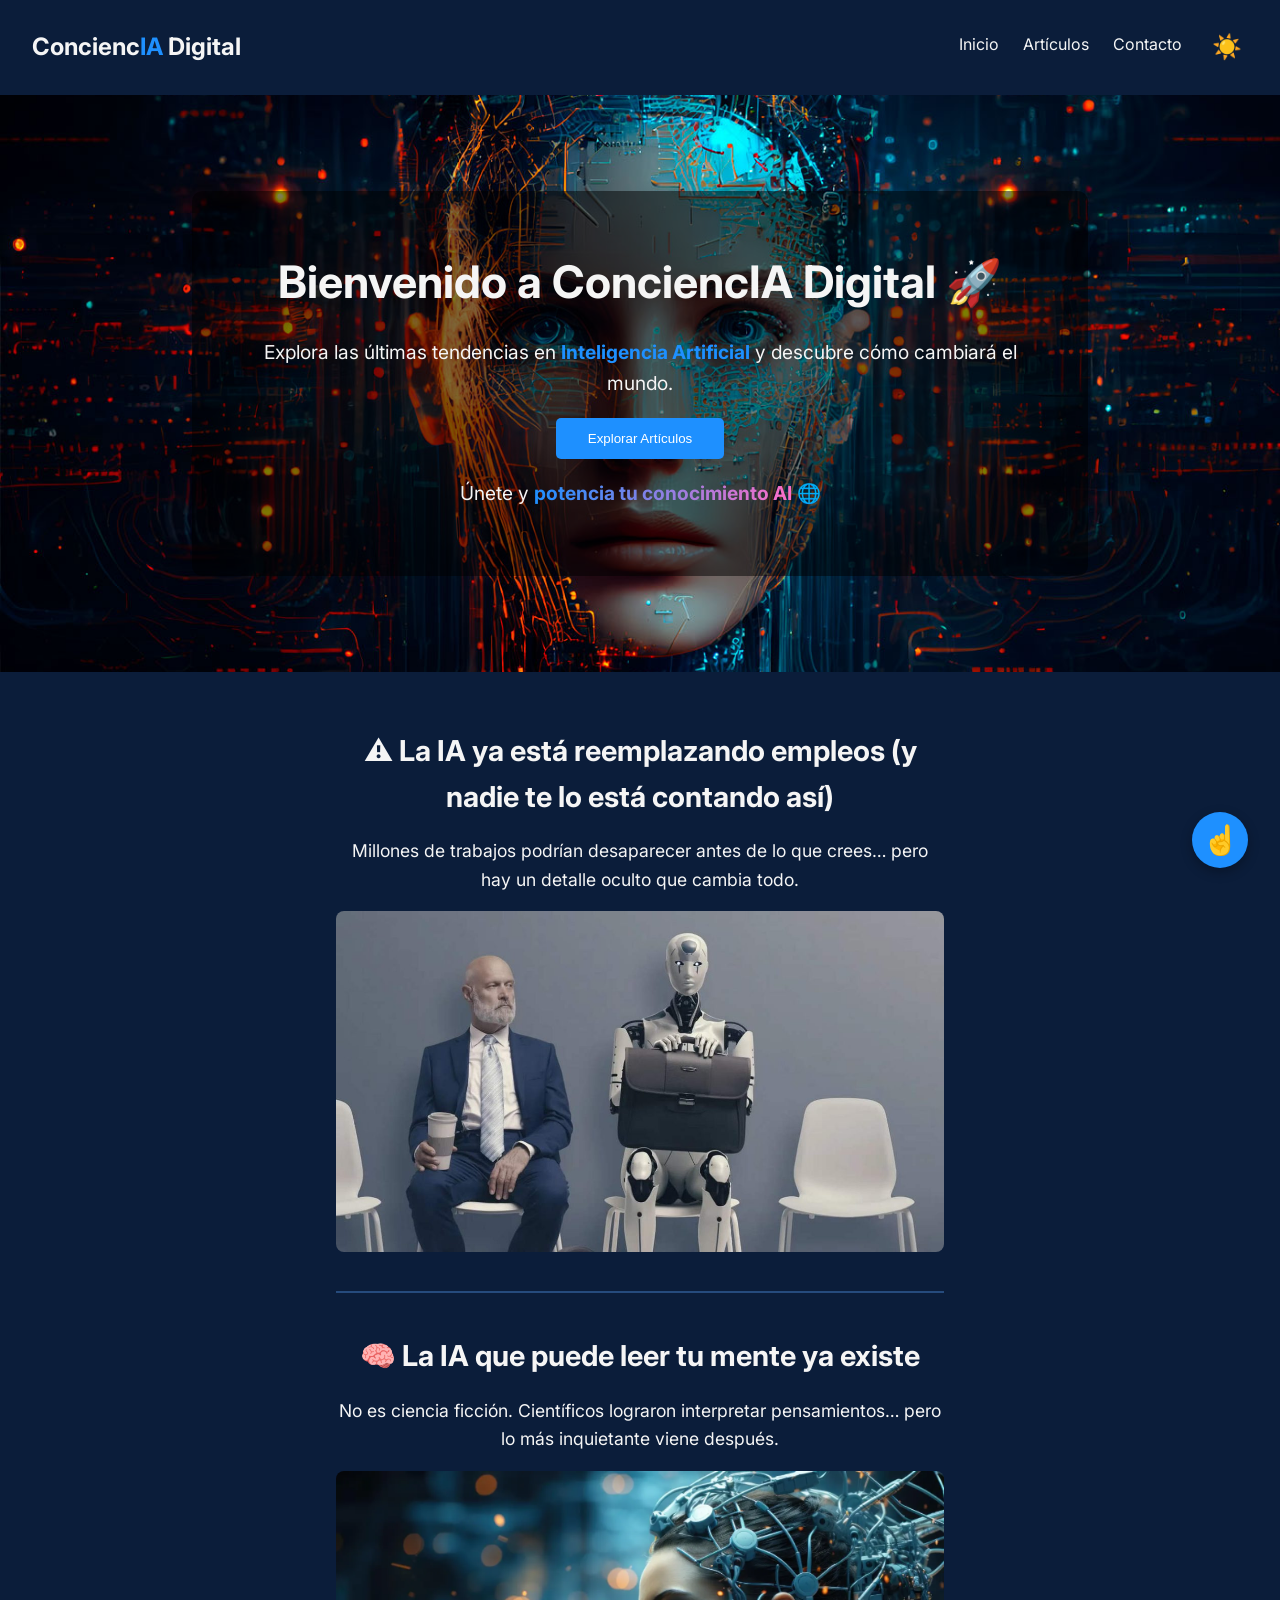
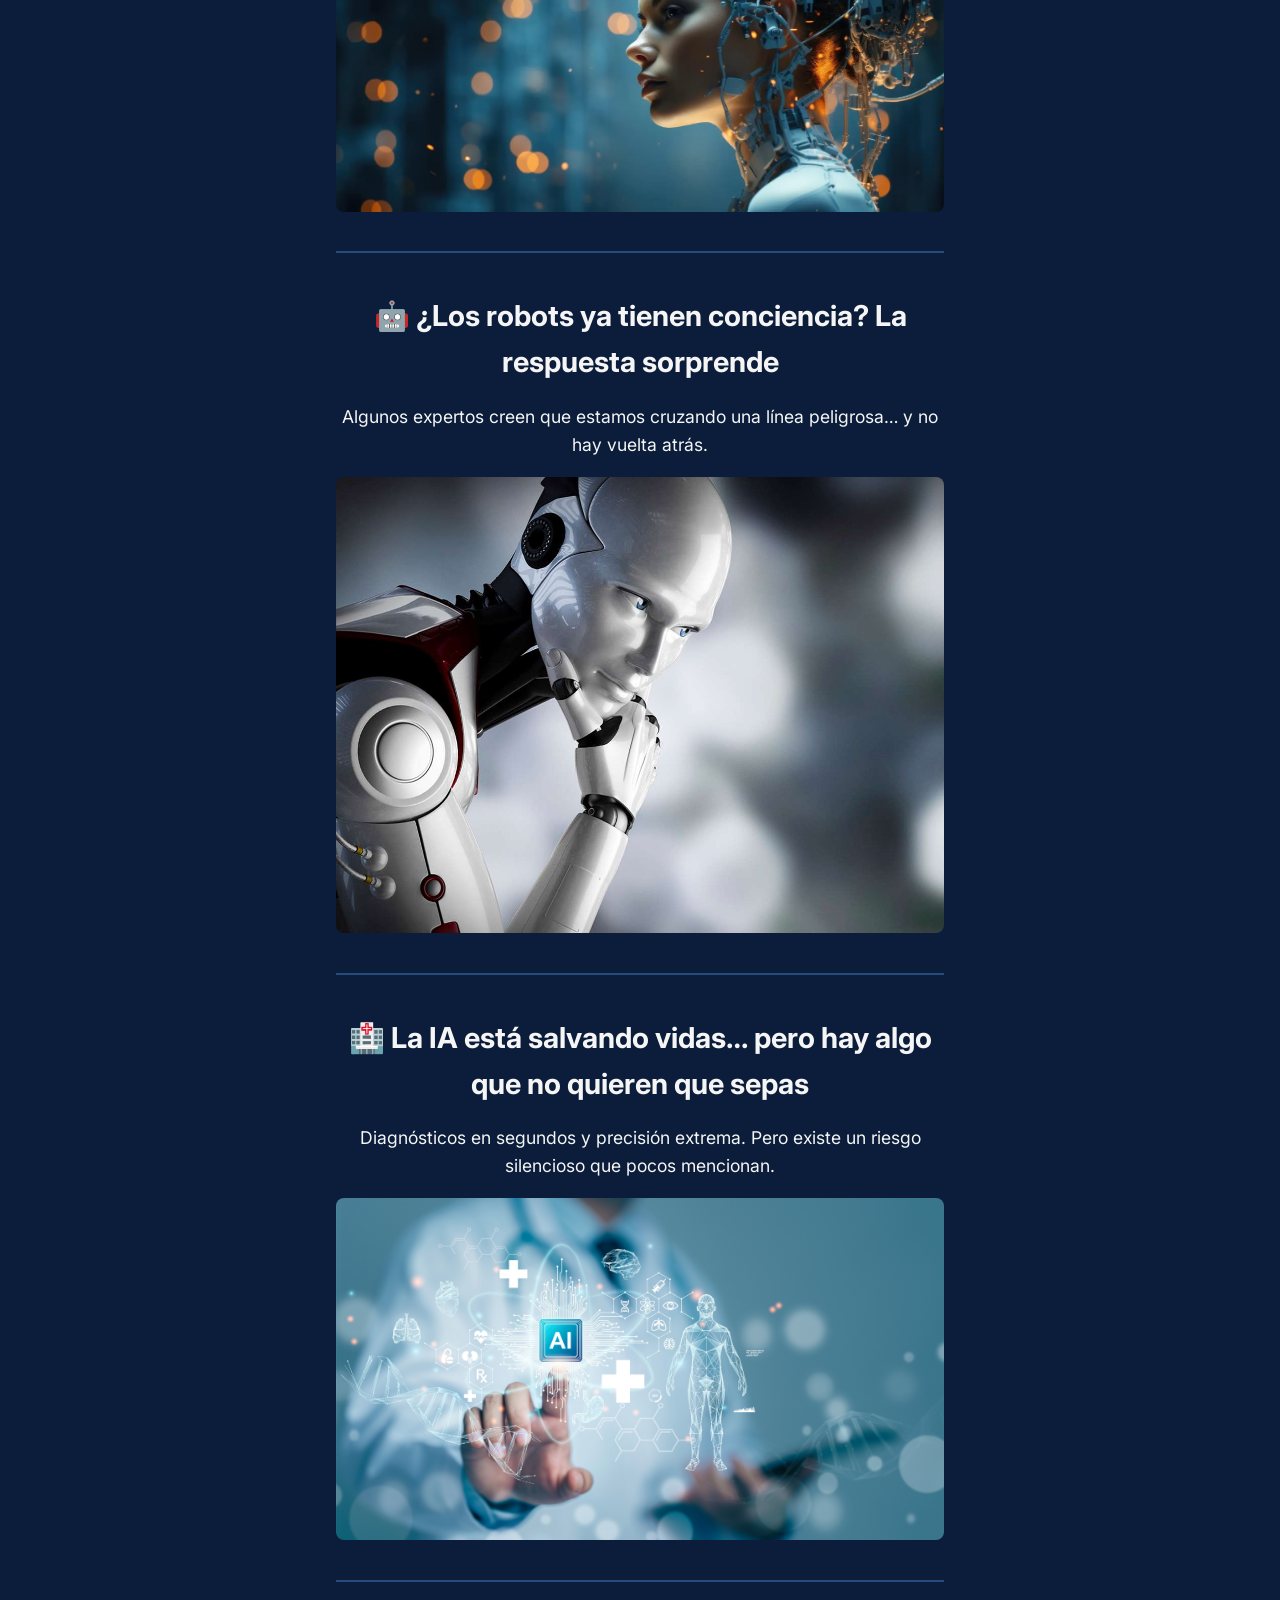
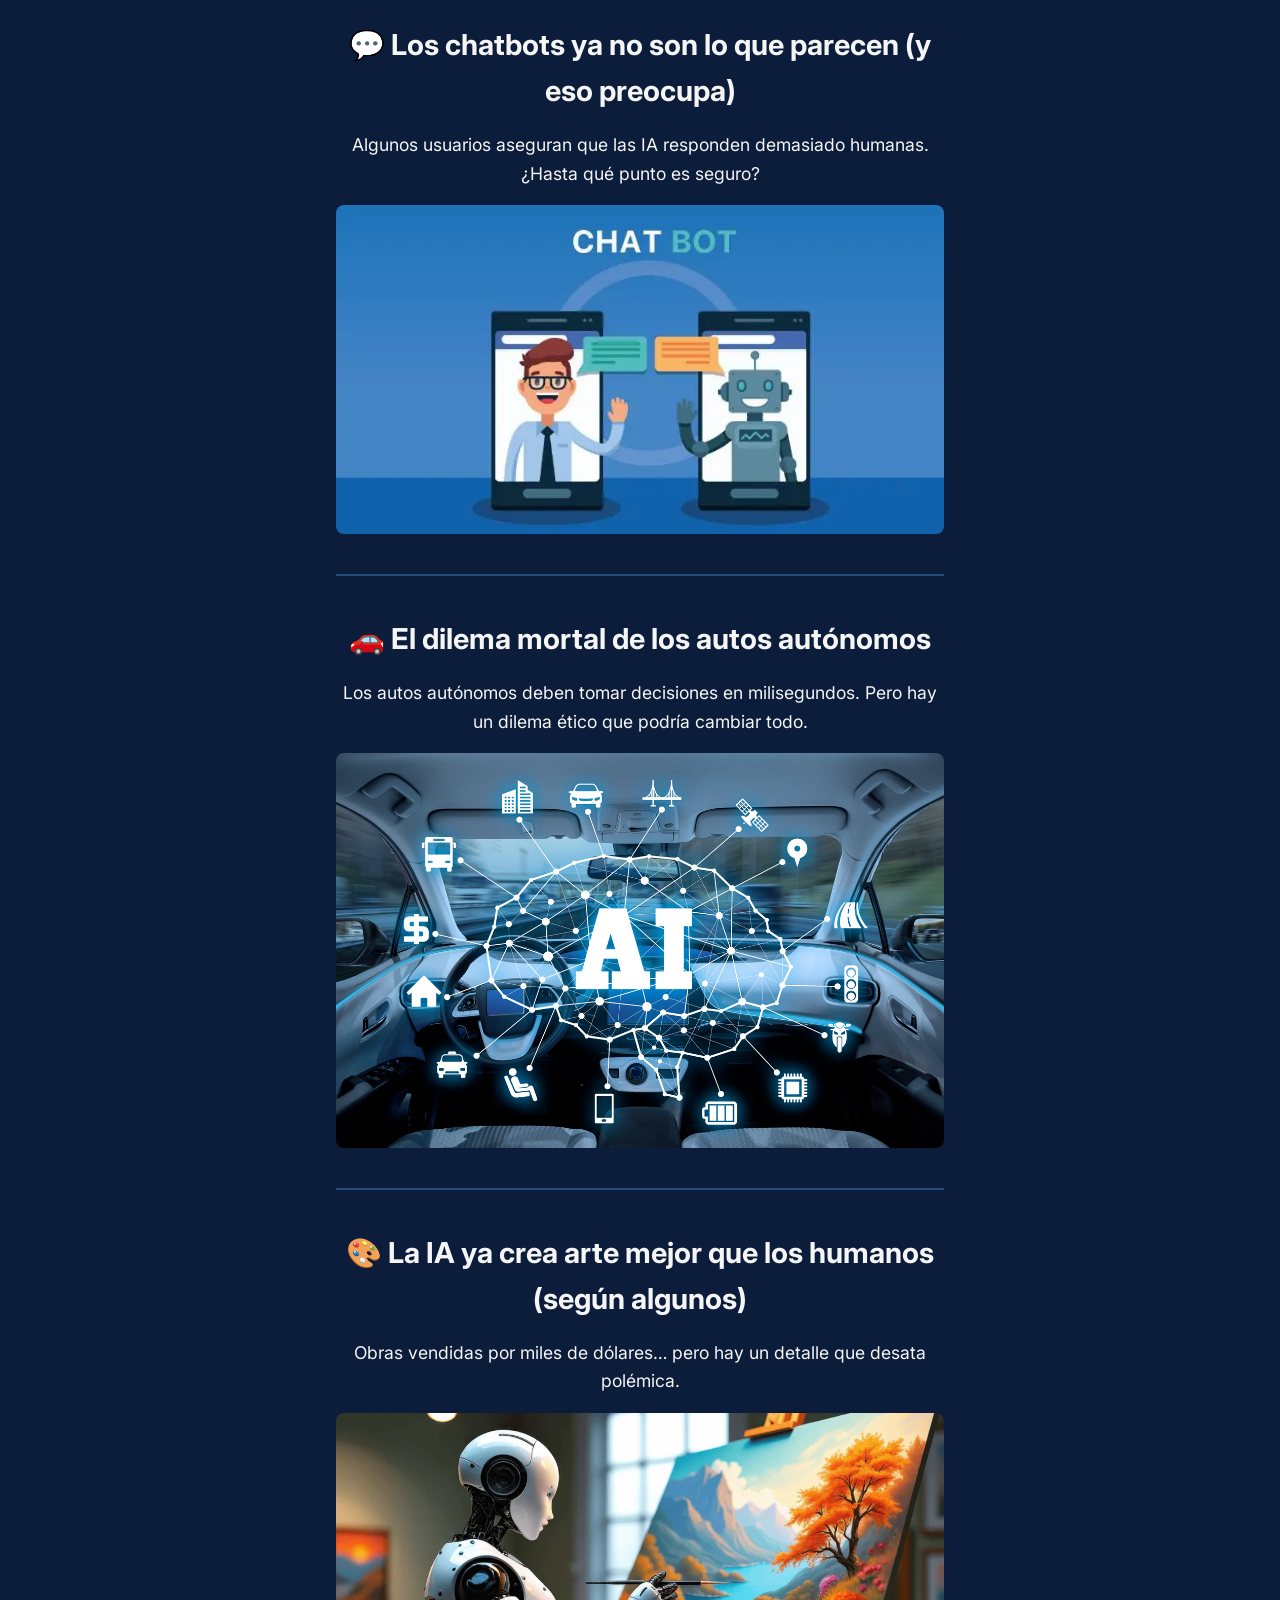
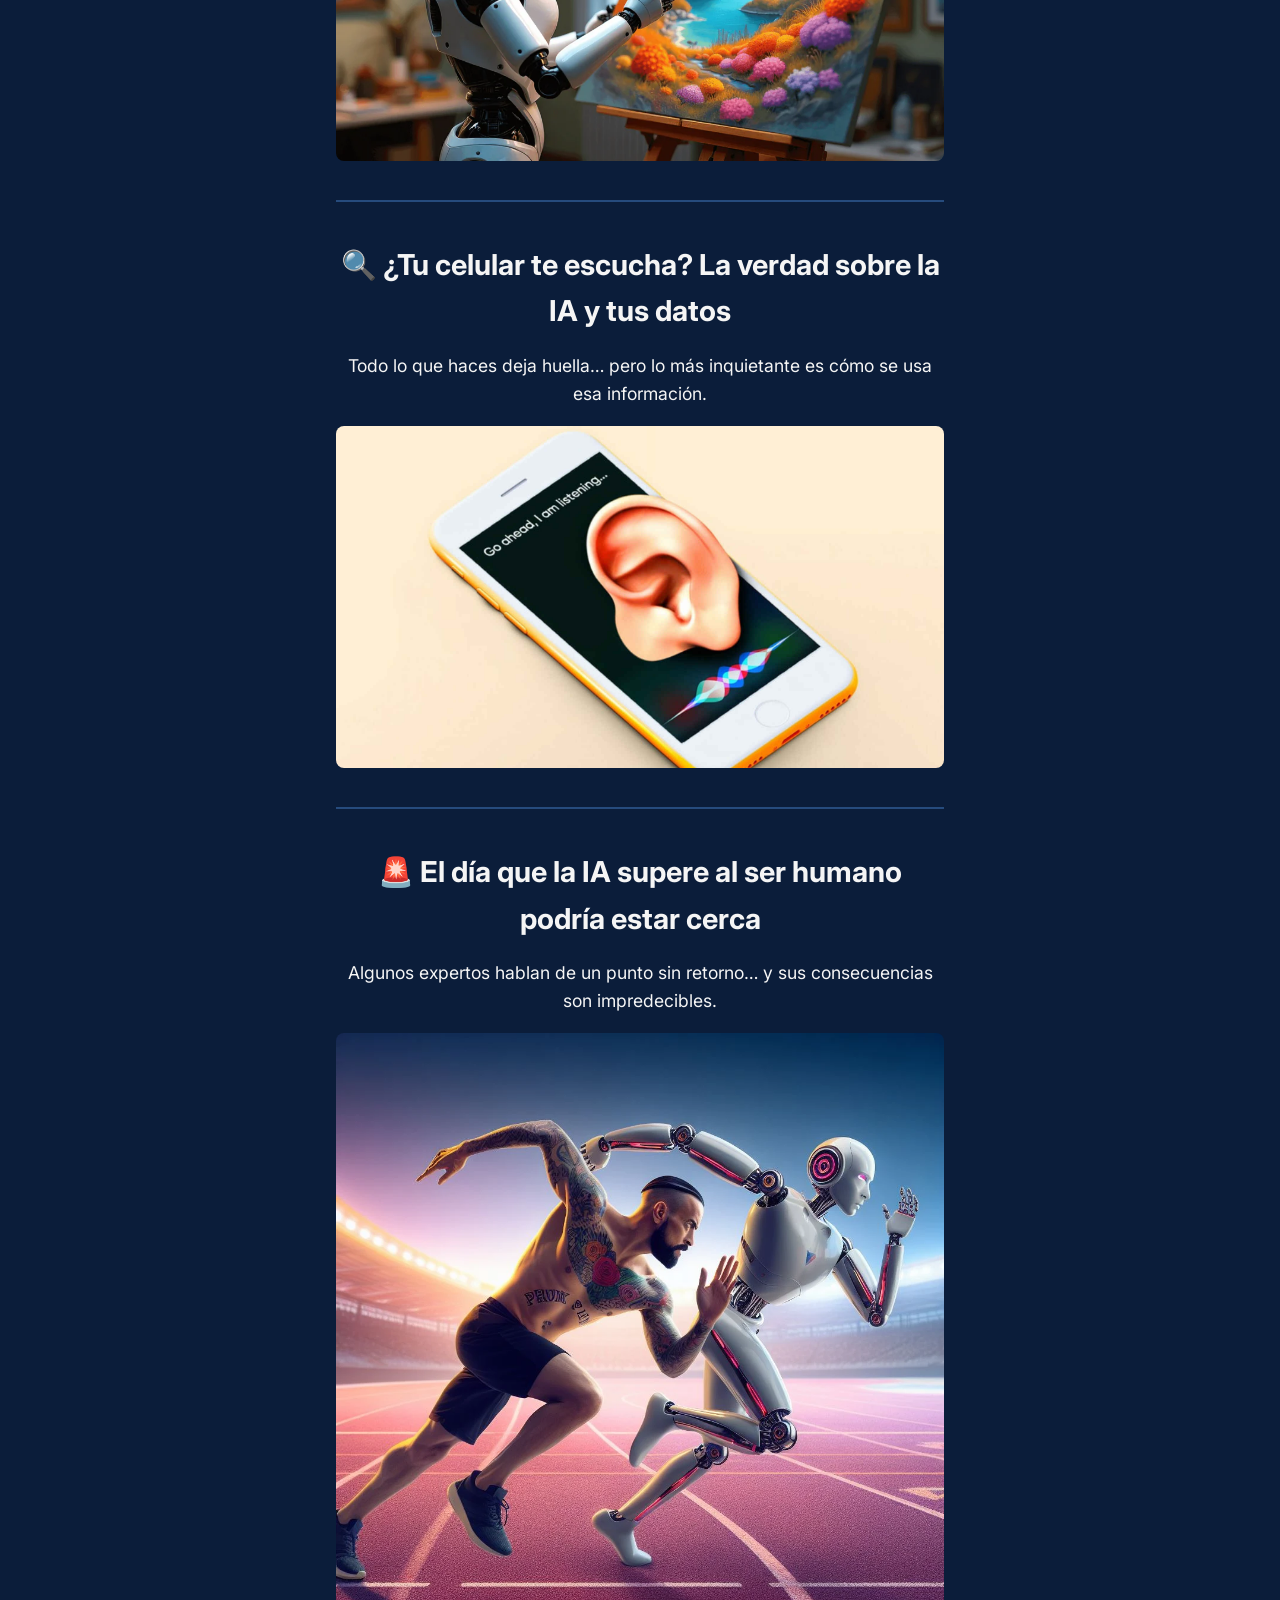
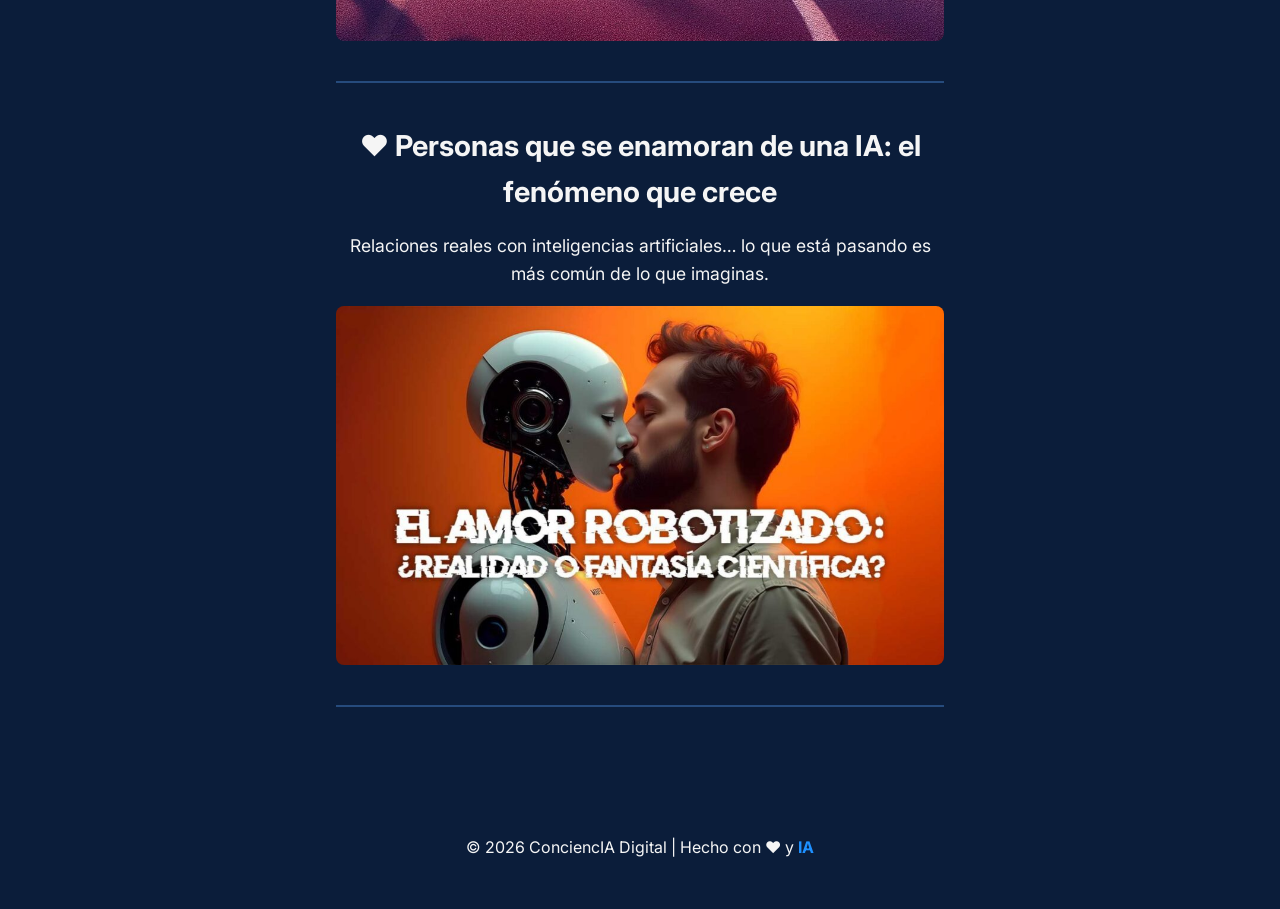
<file: index.html>
<!DOCTYPE html>
<html lang="es">
<head>
  <meta charset="UTF-8">
  <meta name="viewport" content="width=device-width, initial-scale=1.0">
  <title>ConciencIA Digital</title>
  <link rel="stylesheet" href="style.css">
  <link href="https://fonts.googleapis.com/css2?family=Inter:wght@400;700&display=swap" rel="stylesheet">
</head>

<body class="dark-theme">

  <!-- NAVBAR -->
  <header>
    <nav class="navbar">
      <div class="logo">Concienc<span>IA</span> Digital</div>

      <input type="checkbox" id="menu-toggle">

      <label for="menu-toggle" class="hamburger">
        &#9776;
      </label>

      <ul class="nav-links">
        <li><a href="#">Inicio</a></li>
        <li><a href="#">Artículos</a></li>
        <li><a href="#">Contacto</a></li>
        <li>
          <button id="theme-toggle" class="theme-btn">☀️</button>
        </li>
      </ul>
    </nav>
  </header>

  <!-- CALL TO ACTION -->
  <section class="cta" style="background-image: url('img/banner.jpg');">
    <div class="cta-content">
      <h1>Bienvenido a ConciencIA Digital 🚀</h1>

      <p>
        Explora las últimas tendencias en
        <span class="highlight">Inteligencia Artificial</span>
        y descubre cómo cambiará el mundo.
      </p>

      <button>Explorar Artículos</button>

      <p class="remark">
        Únete y
        <span class="gradient-text">potencia tu conocimiento AI</span>
        🌐
      </p>
    </div>
  </section>

  <!-- ARTÍCULOS -->
  <main>
    <section class="articles" id="articles-container">
      <!-- Se cargan dinámicamente -->
    </section>
  </main>

  <!-- FOOTER -->
  <footer>
    <p>© 2026 ConciencIA Digital | Hecho con ❤️ y <span>IA</span></p>
  </footer>

  <!-- CARGA DINÁMICA -->
  <script>
    async function cargarArticulos() {
      try {

        const response = await fetch('./articulos.json');

        if (!response.ok) {
          throw new Error(
            `Error HTTP: ${response.status}`
          );
        }

        const articulos = await response.json();

        const container =
          document.getElementById('articles-container');

        container.innerHTML = articulos.map(articulo => `
          <article>
            <h2>
              <a href="${articulo.url}">
                ${articulo.titulo}
              </a>
            </h2>

            <p>${articulo.descripcion}</p>

            <img
              src="${articulo.imagen}"
              alt="${articulo.alt}"
              loading="lazy"
            >
          </article>

          <hr>
        `).join('');

      } catch (error) {
        console.error(
          'Error cargando artículos:',
          error
        );

        document.getElementById('articles-container').innerHTML = `
          <p style="color:red">
            Error al cargar los artículos.
          </p>
        `;
      }
    }

    document.addEventListener(
      'DOMContentLoaded',
      cargarArticulos
    );
  </script>

  <!-- DARK/LIGHT -->
  <script>
    const themeToggle =
      document.getElementById('theme-toggle');

    const body = document.body;

    themeToggle.addEventListener('click', () => {

      body.classList.toggle('dark-theme');
      body.classList.toggle('light-theme');

      themeToggle.textContent =
        body.classList.contains('dark-theme')
          ? '☀️'
          : '🌙';
    });
  </script>

  <!-- BOTÓN SUBIR -->
  <a href="#" class="subir" aria-label="Subir al inicio">
    <span>☝️</span>
  </a>

</body>
</html>
</file>
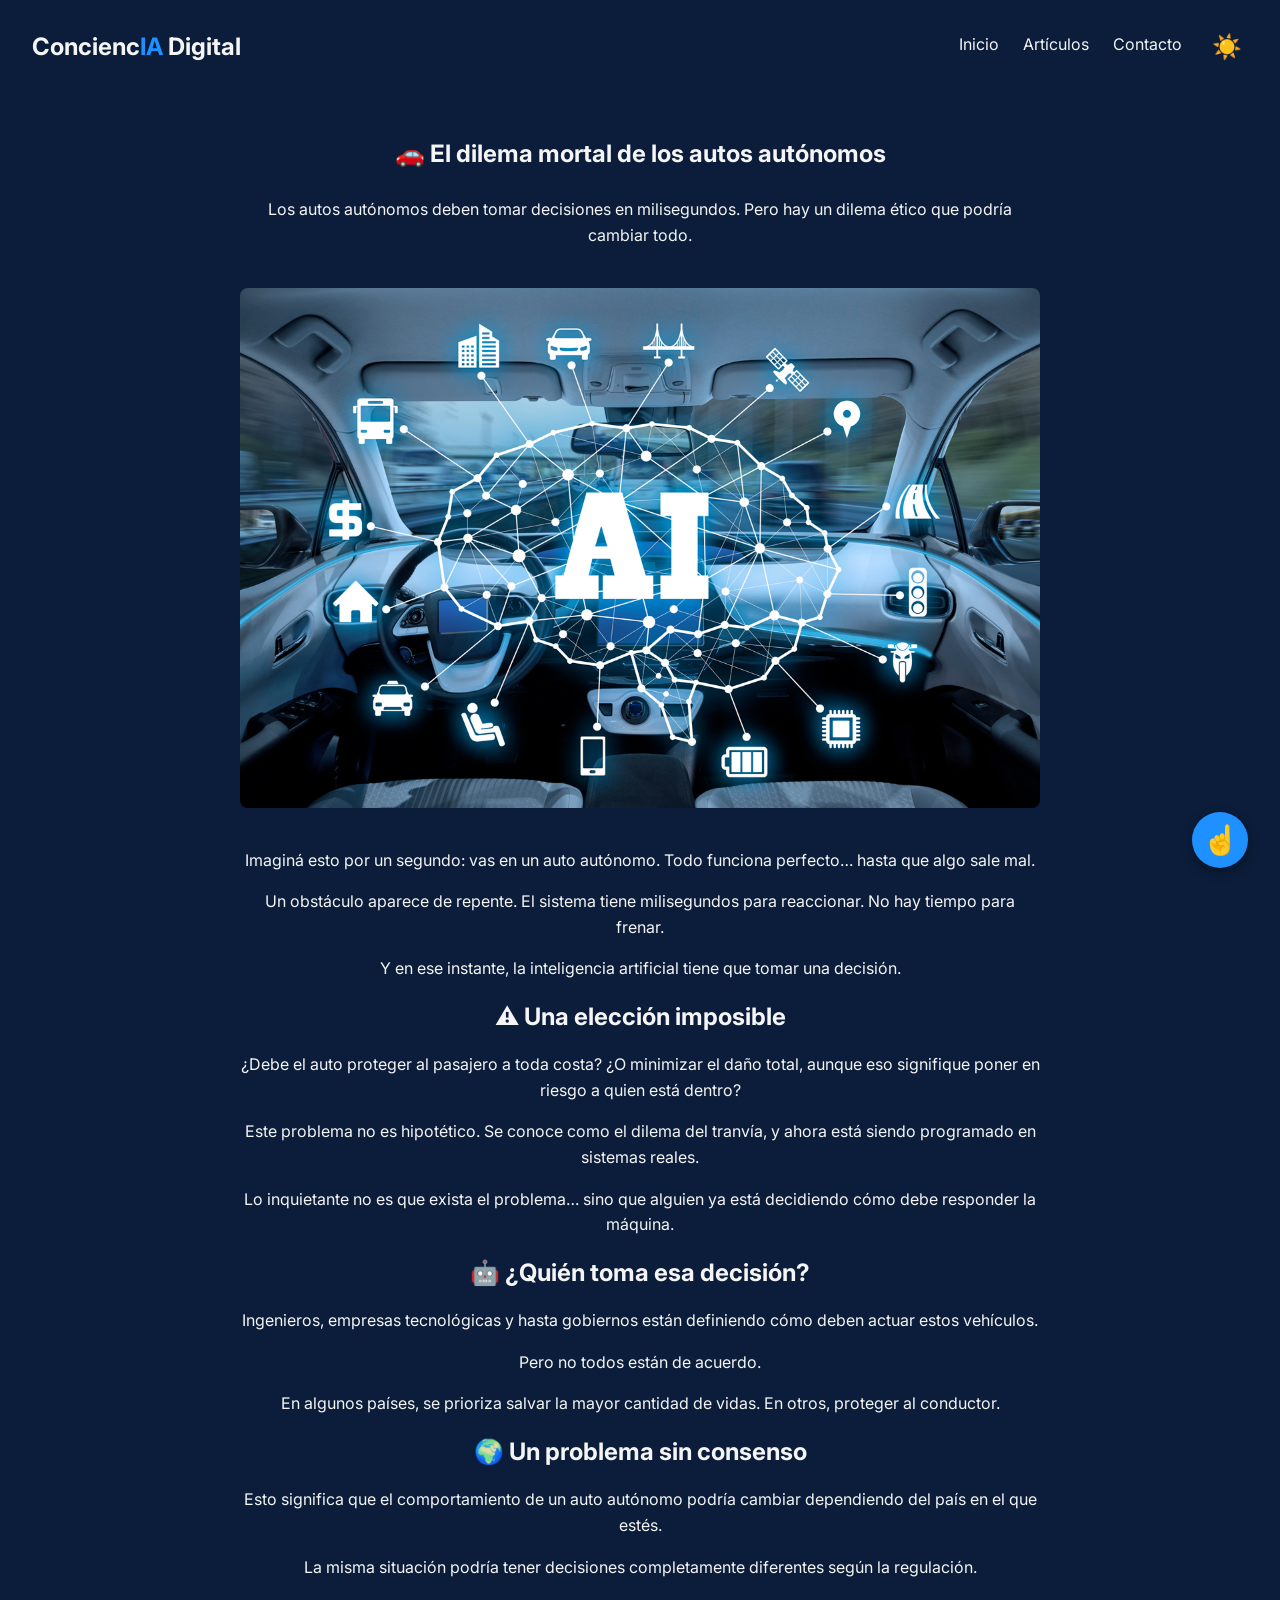
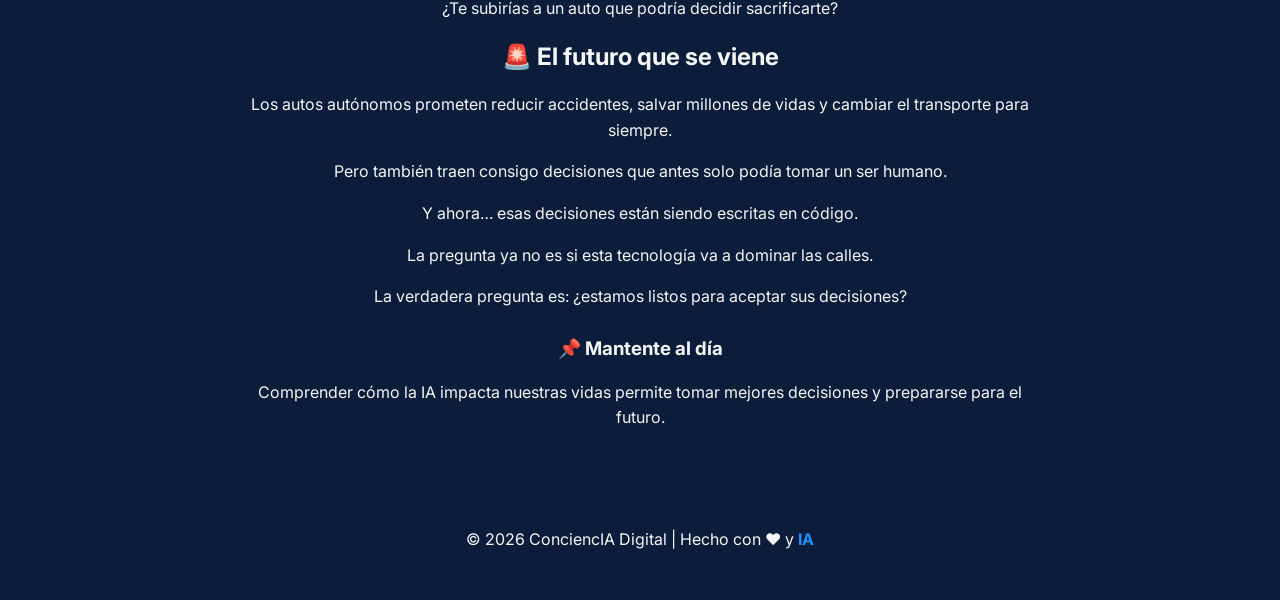
<file: pages/autos-autonomos-decision.html>
<!DOCTYPE html>
<html lang="es">
<head>
  <meta charset="UTF-8">
  <meta name="viewport" content="width=device-width, initial-scale=1.0">

  <title>La IA ya está reemplazando empleos | ConciencIA Digital</title>
  <meta name="description" content="Millones de trabajos podrían desaparecer antes de lo que crees… pero hay un detalle oculto que cambia todo.">

  <link rel="stylesheet" href="../style.css">
  <link href="https://fonts.googleapis.com/css2?family=Inter:wght@400;700&display=swap" rel="stylesheet">
</head>
<body class="dark-theme">

  <!-- NAVBAR -->
  <header>
    <nav class="navbar">
      <div class="logo">Concienc<span>IA</span> Digital</div>

      <input type="checkbox" id="menu-toggle">
      <label for="menu-toggle" class="hamburger">&#9776;</label>

      <ul class="nav-links">
        <li><a href="../index.html">Inicio</a></li>
        <li><a href="../index.html#articulos">Artículos</a></li>
        <li><a href="#">Contacto</a></li>
        <li>
          <button id="theme-toggle" class="theme-btn">☀️</button>
        </li>
      </ul>
    </nav>
  </header>

  <!-- ARTÍCULO -->
  <main class="article-page">
    <section class="article-container">

      <h1 id="titulo"></h1>

      <p id="descripcion" class="subtitle"></p>

      <img id="imagen" src="" alt="">

      <div id="contenido" class="article-content"></div>

      <section class="article-cta">
        <h3>📌 Mantente al día</h3>
        <p>
          Comprender cómo la IA impacta nuestras vidas permite tomar
          mejores decisiones y prepararse para el futuro.
        </p>
      </section>

    </section>
  </main>

  <!-- FOOTER -->
  <footer>
    <p>© 2026 ConciencIA Digital | Hecho con ❤️ y <span>IA</span></p>
  </footer>

  <!-- SCRIPT CARGA ARTÍCULO -->
  <script>

  async function cargarArticulo() {

      const params = new URLSearchParams(window.location.search);

      const id = params.get('id') || window.location.pathname.split('/').pop().replace('.html','');

      try {

          const response = await fetch('../articulos.json');

          const articulos = await response.json();

          const articulo = articulos.find(a => a.id === id);

          if(!articulo){
              document.getElementById('contenido').innerHTML =
                  '<h2>Artículo no encontrado</h2>';
              return;
          }

          document.title =
              articulo.titulo + ' | ConciencIA Digital';

          document.querySelector('meta[name="description"]')
              .setAttribute('content', articulo.descripcion);

          document.getElementById('titulo').textContent =
              articulo.titulo;

          document.getElementById('descripcion').textContent =
              articulo.descripcion;

          document.getElementById('imagen').src =
              '../' + articulo.imagen;

          document.getElementById('imagen').alt =
              articulo.alt;

          let html = '';

articulo.contenido.forEach(bloque => {

    if (bloque.tipo === 'p') {
        html += `<p>${bloque.texto}</p>`;
    }

    else if (bloque.tipo === 'h2') {
        html += `<h2>${bloque.texto}</h2>`;
    }

    else if (bloque.tipo === 'destacado') {
        html += `
            <div class="highlight-box">
                <p>${bloque.texto}</p>
            </div>
        `;
    }

});

document.getElementById('contenido').innerHTML = html;

      }
      catch(error){
          console.error(error);

          document.getElementById('contenido').innerHTML =
              '<h2>Error cargando artículo</h2>';
      }

  }

  cargarArticulo();

  </script>

  <!-- DARK / LIGHT -->
  <script>

  const themeToggle = document.getElementById('theme-toggle');
  const body = document.body;

  themeToggle.addEventListener('click', () => {

      body.classList.toggle('dark-theme');
      body.classList.toggle('light-theme');

      themeToggle.textContent =
          body.classList.contains('dark-theme')
          ? '☀️'
          : '🌙';
  });

  </script>

  <!-- SUBIR -->
  <a href="#" class="subir" aria-label="Subir al inicio">
    <span>☝️</span>
  </a>

</body>
</html>
</file>
<file: style.css>
html {
  scroll-behavior: smooth;
}

body {
  font-family: "Inter", sans-serif;
  margin: 0;
  padding: 0;
  background-color: #0b1d3a;
  color: #f5f5f5;
  line-height: 1.6;
  transition: all 0.3s ease-in-out;
}
body.light-theme {
  background-color: #ffffff;
  color: #111111 !important;
}
body.light-theme hr {
  border-color: #cccccc;
}
body.dark-theme {
  background-color: #0b1d3a;
  color: #f5f5f5;
}
body.dark-theme hr {
  border-color: #264b7d;
}

h1, h2, h3 {
  margin: 0.5rem 0;
}

.navbar {
  display: flex;
  justify-content: space-between;
  align-items: center;
  padding: 1rem 2rem;
  position: sticky;
  top: 0;
  z-index: 1000;
}
.navbar .logo {
  font-weight: 700;
  font-size: 1.5rem;
}
.navbar .logo span {
  color: #1e90ff;
}
.navbar .nav-links {
  list-style: none;
  display: flex;
  gap: 1.5rem;
}
.navbar .nav-links li a {
  text-decoration: none;
  color: inherit;
  transition: color 0.3s ease-in-out;
}
.navbar .nav-links li a:hover {
  color: #1e90ff;
}
.navbar .nav-links li .theme-btn {
  background: none;
  border: none;
  font-size: 1.5rem;
  cursor: pointer;
}
.navbar #menu-toggle {
  display: none;
}
.navbar .hamburger {
  display: none;
  font-size: 2rem;
  cursor: pointer;
  z-index: 1100;
}
@media (max-width: 768px) {
  .navbar .nav-links {
    position: fixed;
    top: 0;
    right: -250px;
    height: 100vh;
    width: 200px;
    padding: 2rem 1rem;
    flex-direction: column;
    gap: 1.5rem;
    border-radius: 0 0 0 10px;
    box-shadow: 0 4px 20px rgba(0, 0, 0, 0.4);
    opacity: 0;
    transform: translateX(100%);
    transition: all 0.5s ease-in-out;
  }
  body.dark-theme .navbar .nav-links {
    background-color: #0b1d3a;
  }
  body.light-theme .navbar .nav-links {
    background-color: #ffffff;
  }
  .navbar .nav-links li {
    margin: 1rem 0;
  }
  .navbar .nav-links li a {
    font-size: 1.2rem;
  }
  .navbar #menu-toggle:checked + .hamburger + .nav-links {
    right: 0;
    opacity: 1;
    transform: translateX(0);
  }
  .navbar .hamburger {
    display: block;
  }
}

.cta {
  display: flex;
  justify-content: center;
  align-items: center;
  padding: 6rem 2rem;
  background-size: cover;
  background-position: center;
  text-align: center;
  color: #f5f5f5;
}
.cta .cta-content {
  background: rgba(0, 0, 0, 0.5);
  padding: 3rem;
  border-radius: 10px;
  max-width: 800px;
}
.cta .cta-content h1 {
  font-size: 2.8rem;
}
.cta .cta-content p {
  font-size: 1.2rem;
}
.cta .cta-content p .highlight {
  color: #1e90ff;
  font-weight: 700;
}
.cta .cta-content button {
  background-color: #1e90ff;
  border: none;
  color: #fff;
  padding: 0.8rem 2rem;
  border-radius: 5px;
  cursor: pointer;
  transition: all 0.3s ease-in-out;
}
.cta .cta-content button:hover {
  transform: scale(1.05);
  background-color: rgb(0, 118.56, 234);
}
.cta .cta-content .gradient-text {
  background: linear-gradient(90deg, #1e90ff, #ff6ec7);
  -webkit-background-clip: text;
  -webkit-text-fill-color: transparent;
  font-weight: 700;
}

.articles {
  display: flex;
  flex-direction: column;
  align-items: center;
  padding: 3rem 2rem;
}
.articles article {
  width: 50%;
  text-align: center;
}
.articles article h2 {
  font-size: 1.8rem;
}
.articles article h2 a {
  text-decoration: none;
  color: inherit;
}
.articles article h2 a:hover {
  text-decoration: underline;
  color: #1e90ff;
}
.articles article p {
  font-size: 1.1rem;
}
.articles article img {
  width: 100%;
  border-radius: 8px;
}
.articles hr {
  width: 50%;
  height: 2px;
  border: none;
  background-color: #264b7d;
  margin: 2rem 0;
}

.subir {
  position: fixed;
  bottom: 2rem;
  right: 2rem;
  width: 3.5rem;
  height: 3.5rem;
  display: flex;
  justify-content: center;
  align-items: center;
  border-radius: 50%;
  font-size: 1.8rem;
  text-decoration: none;
  box-shadow: 0 4px 12px rgba(0, 0, 0, 0.3);
  transition: all 0.3s ease-in-out;
}
body.dark-theme .subir {
  background-color: #1e90ff;
  color: #f5f5f5;
}
body.light-theme .subir {
  background-color: #1e90ff;
  color: #111111;
}
.subir:hover {
  transform: translateY(-6px) scale(1.05);
  box-shadow: 0 8px 20px rgba(0, 0, 0, 0.5);
}
.subir span {
  transition: transform 0.3s ease-in-out;
}
.subir span:hover {
  transform: scale(1.2);
}

footer {
  text-align: center;
  padding: 2rem;
}
footer span {
  color: #1e90ff;
  font-weight: 700;
}

.article-page {
  display: flex;
  justify-content: center;
  padding: 2rem 1rem;
}

.article-container {
  display: flex;
  flex-direction: column;
  align-items: center;
  width: 100%;
  max-width: 800px;
  text-align: center;
}

.article-container img {
  width: 100%;
  height: auto;
  margin: 1.5rem 0;
  border-radius: 8px;
}

.article-container h1,
.article-container h2,
.article-container p,
.article-container .subtitle,
.article-container .highlight-box {
  width: 100%;
}/*# sourceMappingURL=style.css.map */
</file>
